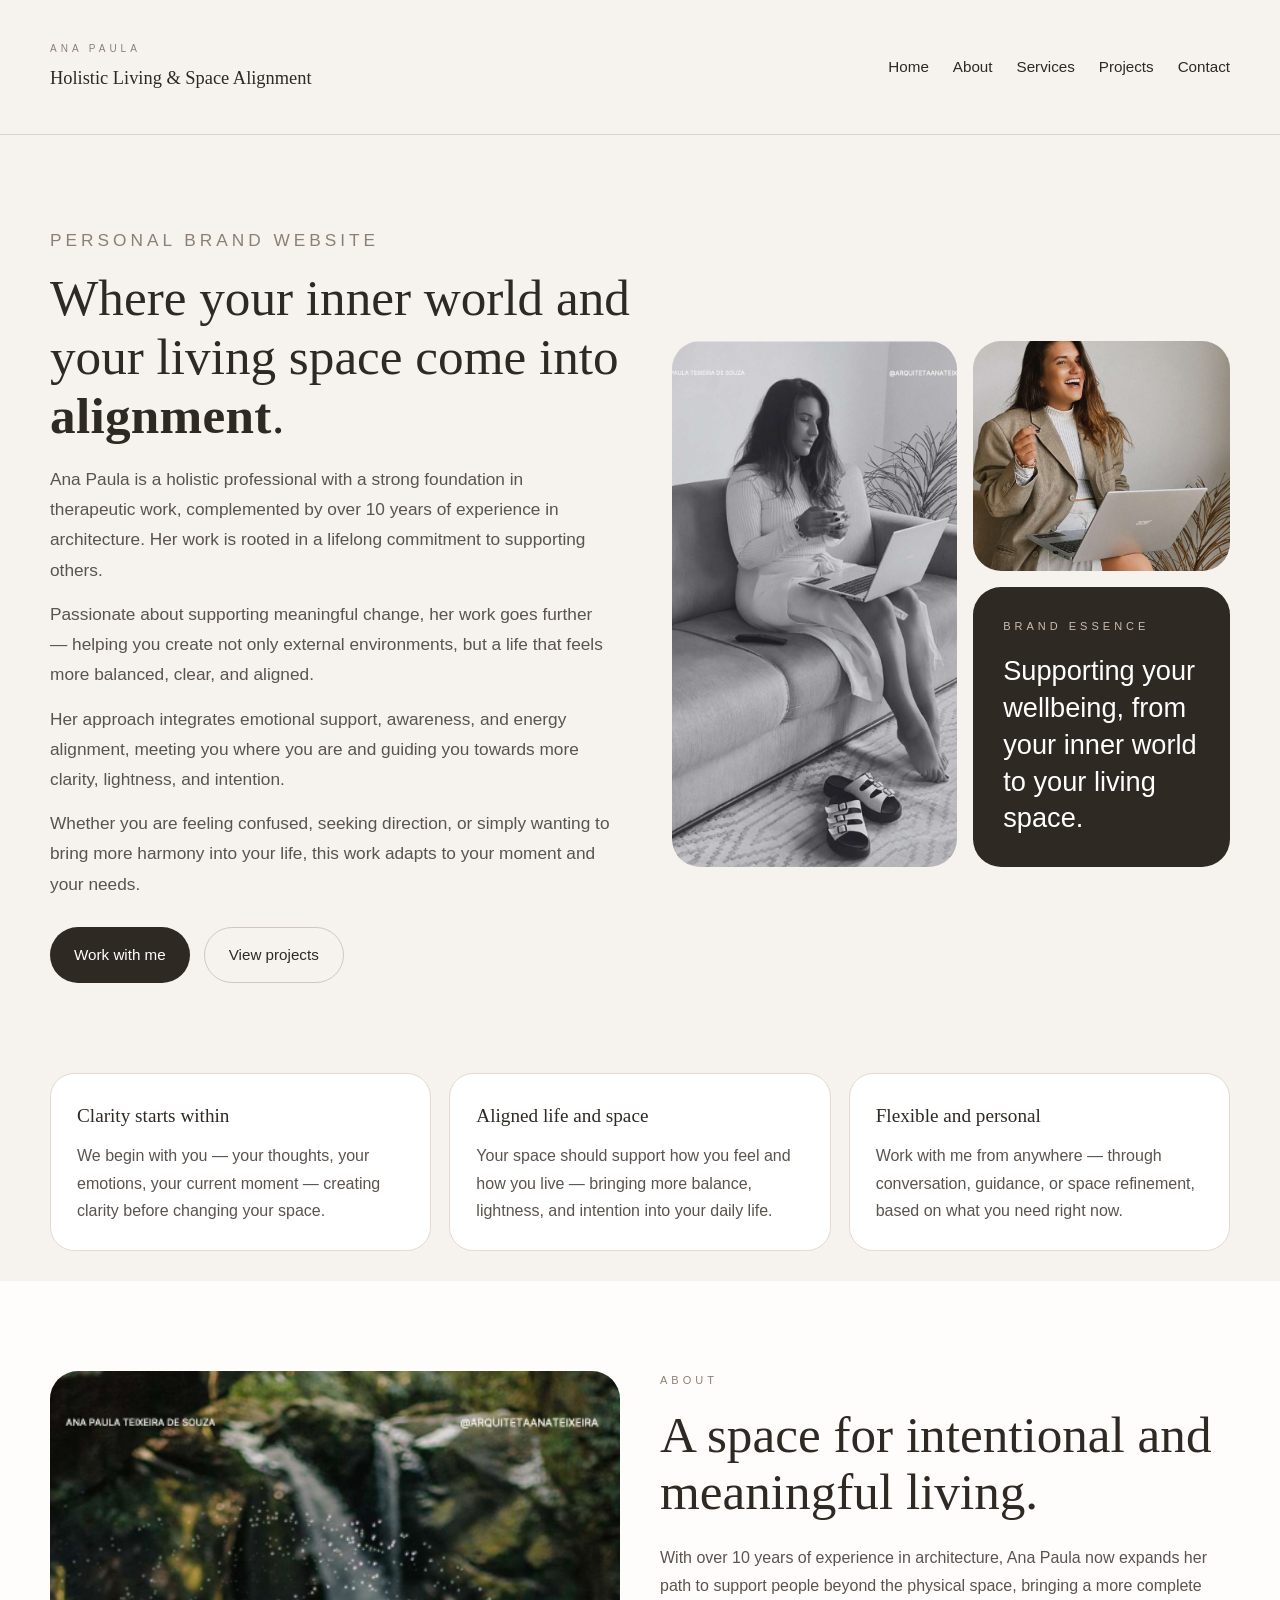
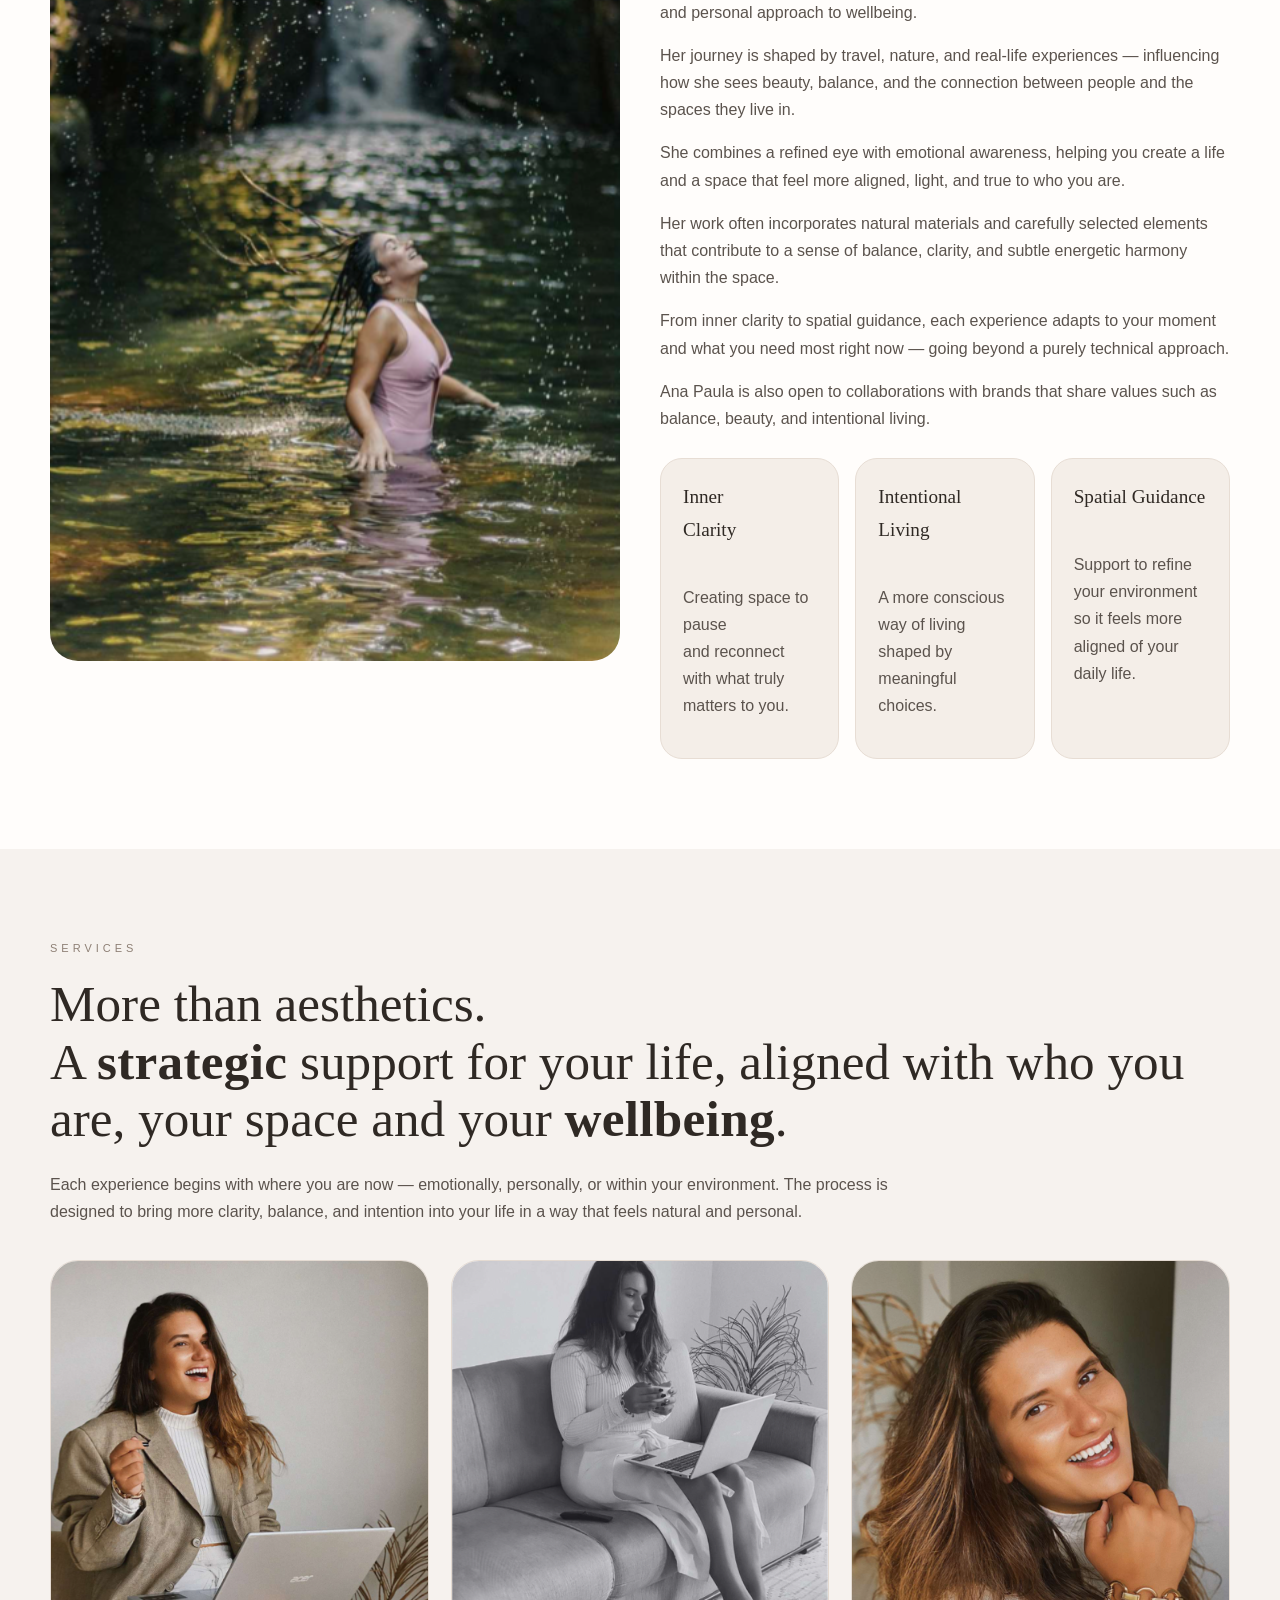
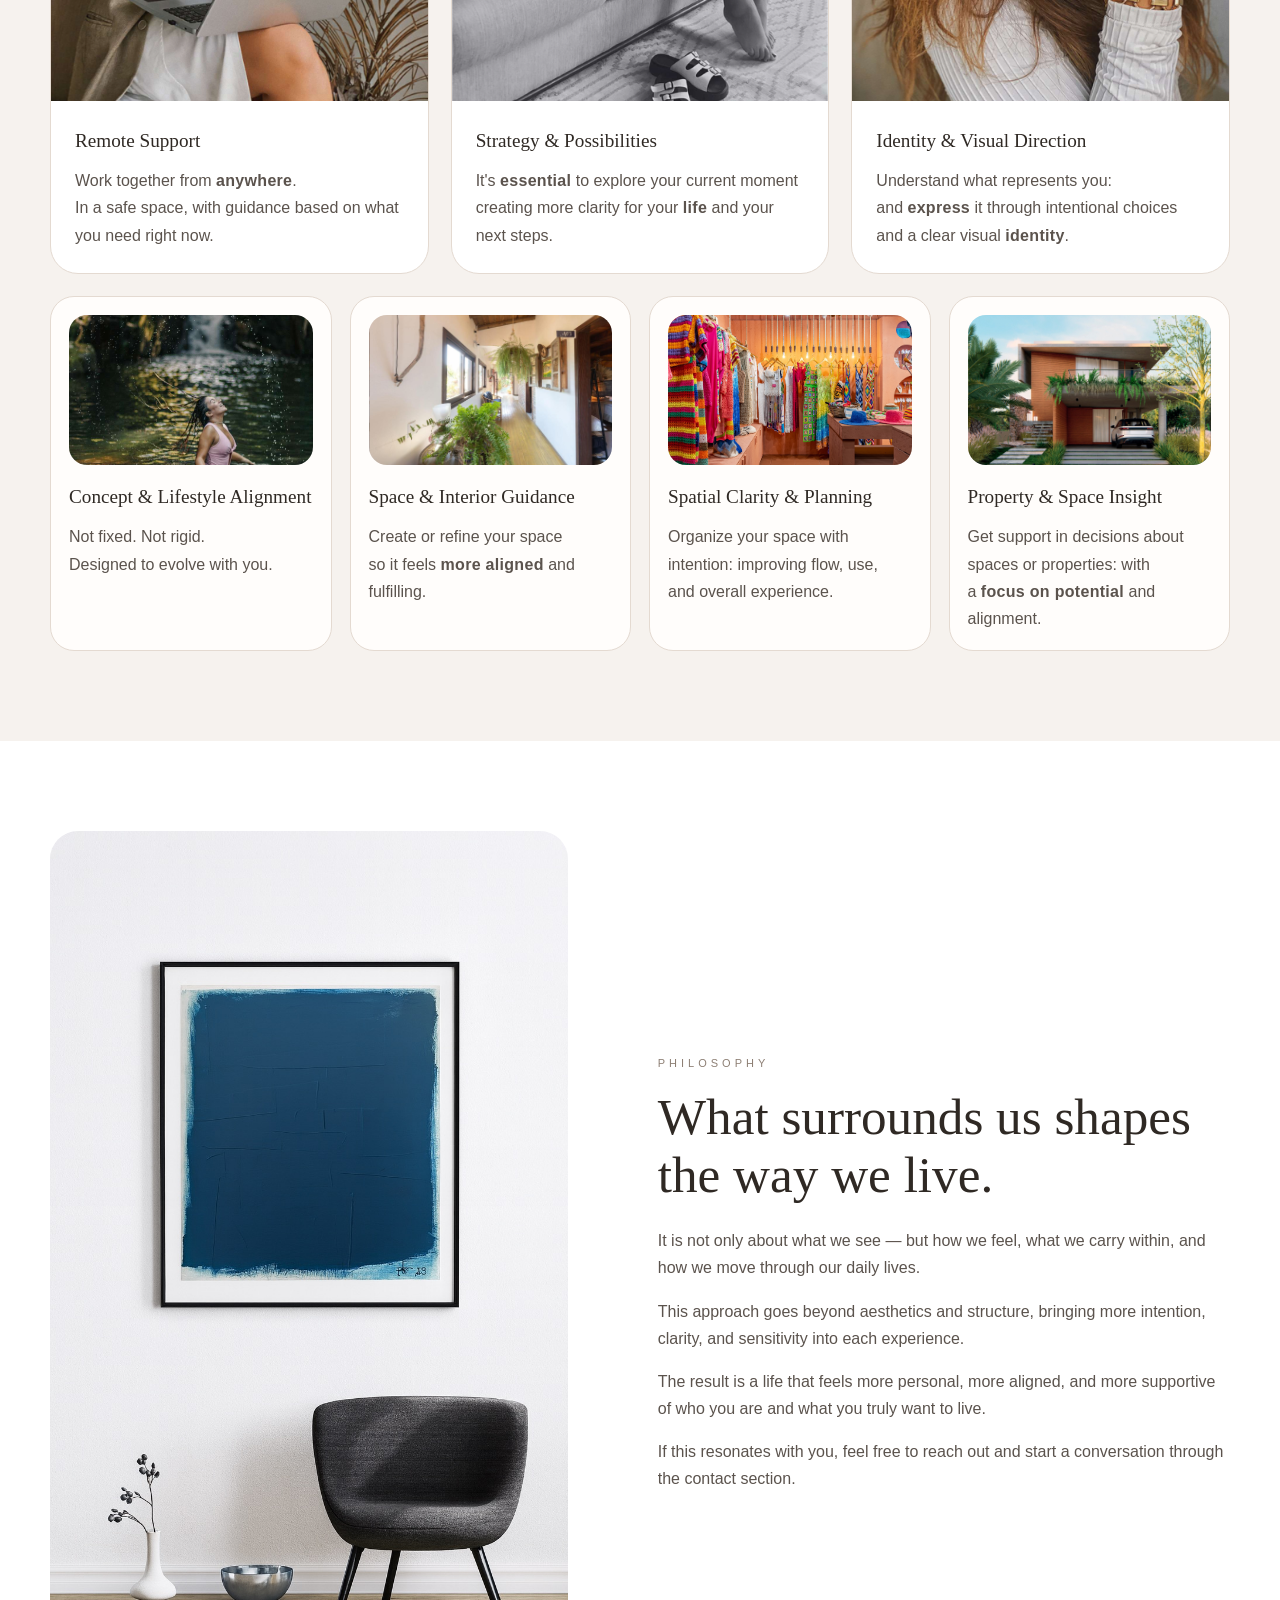
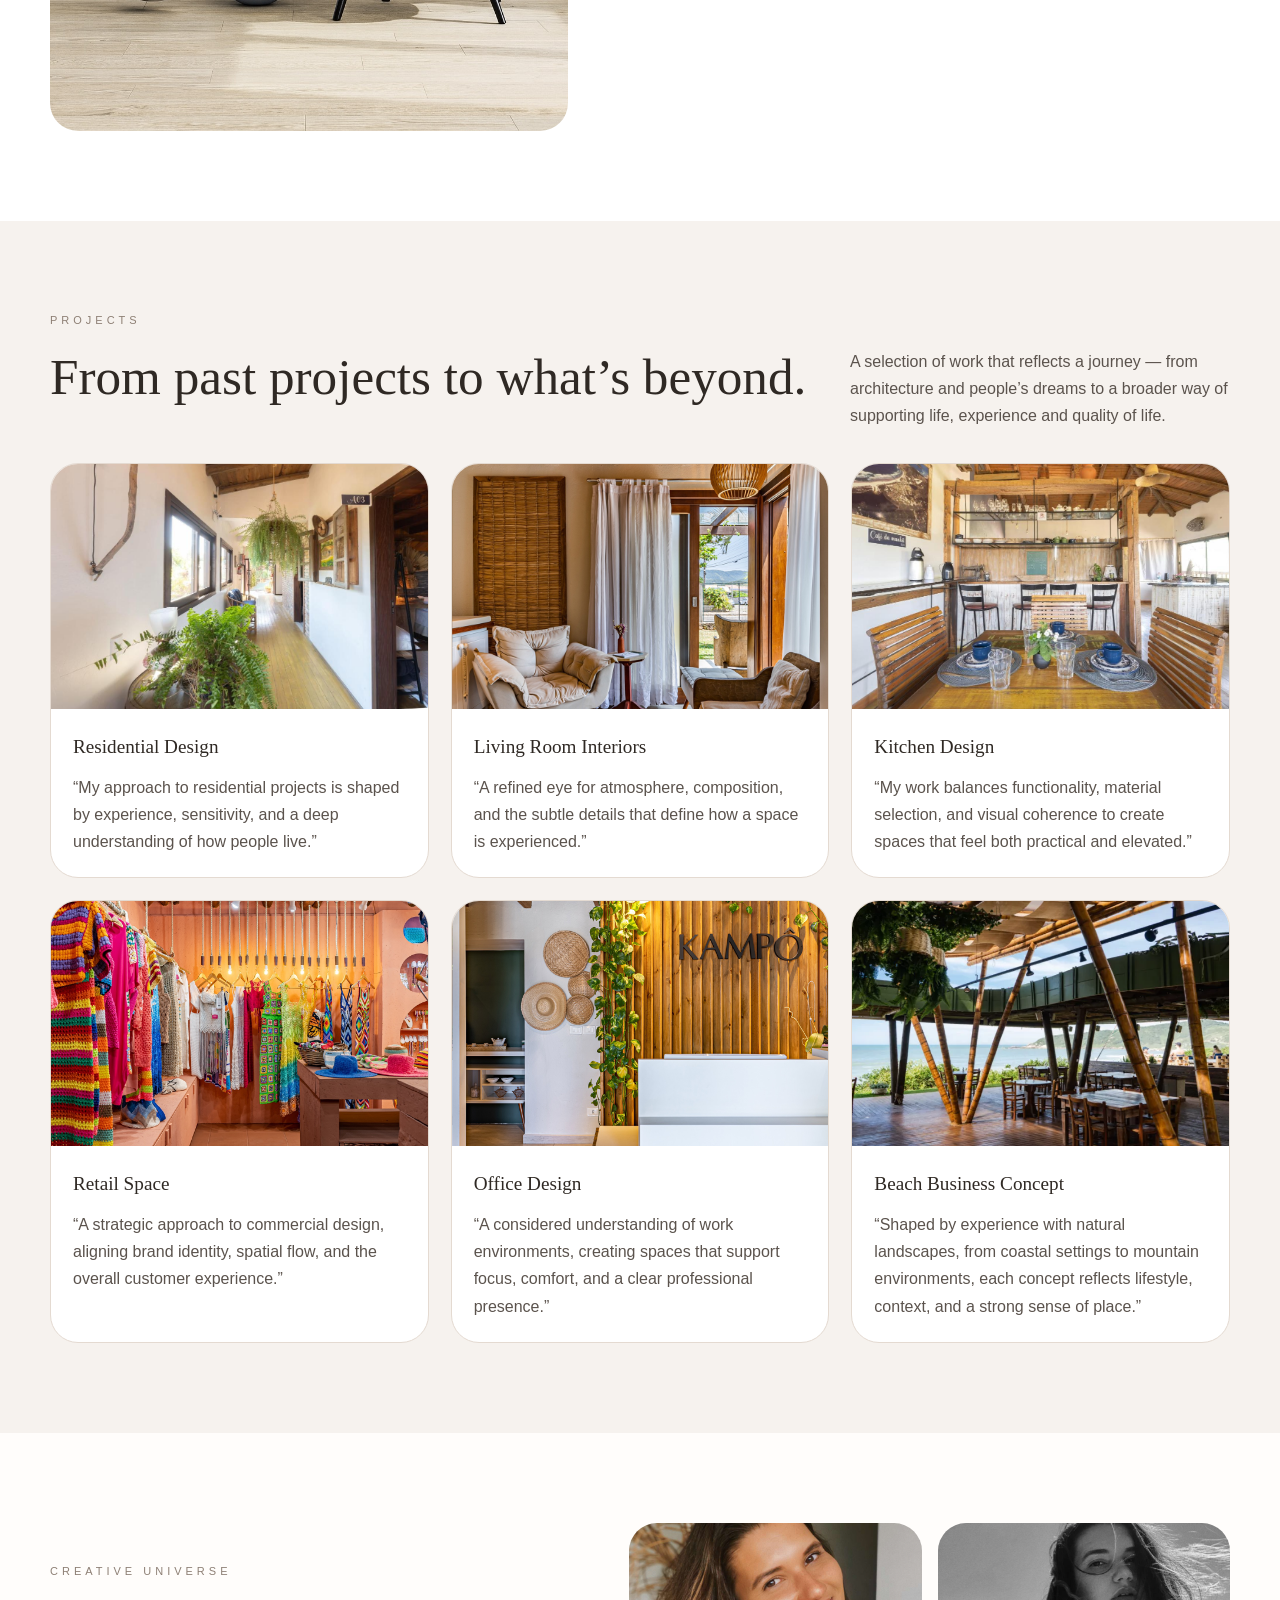
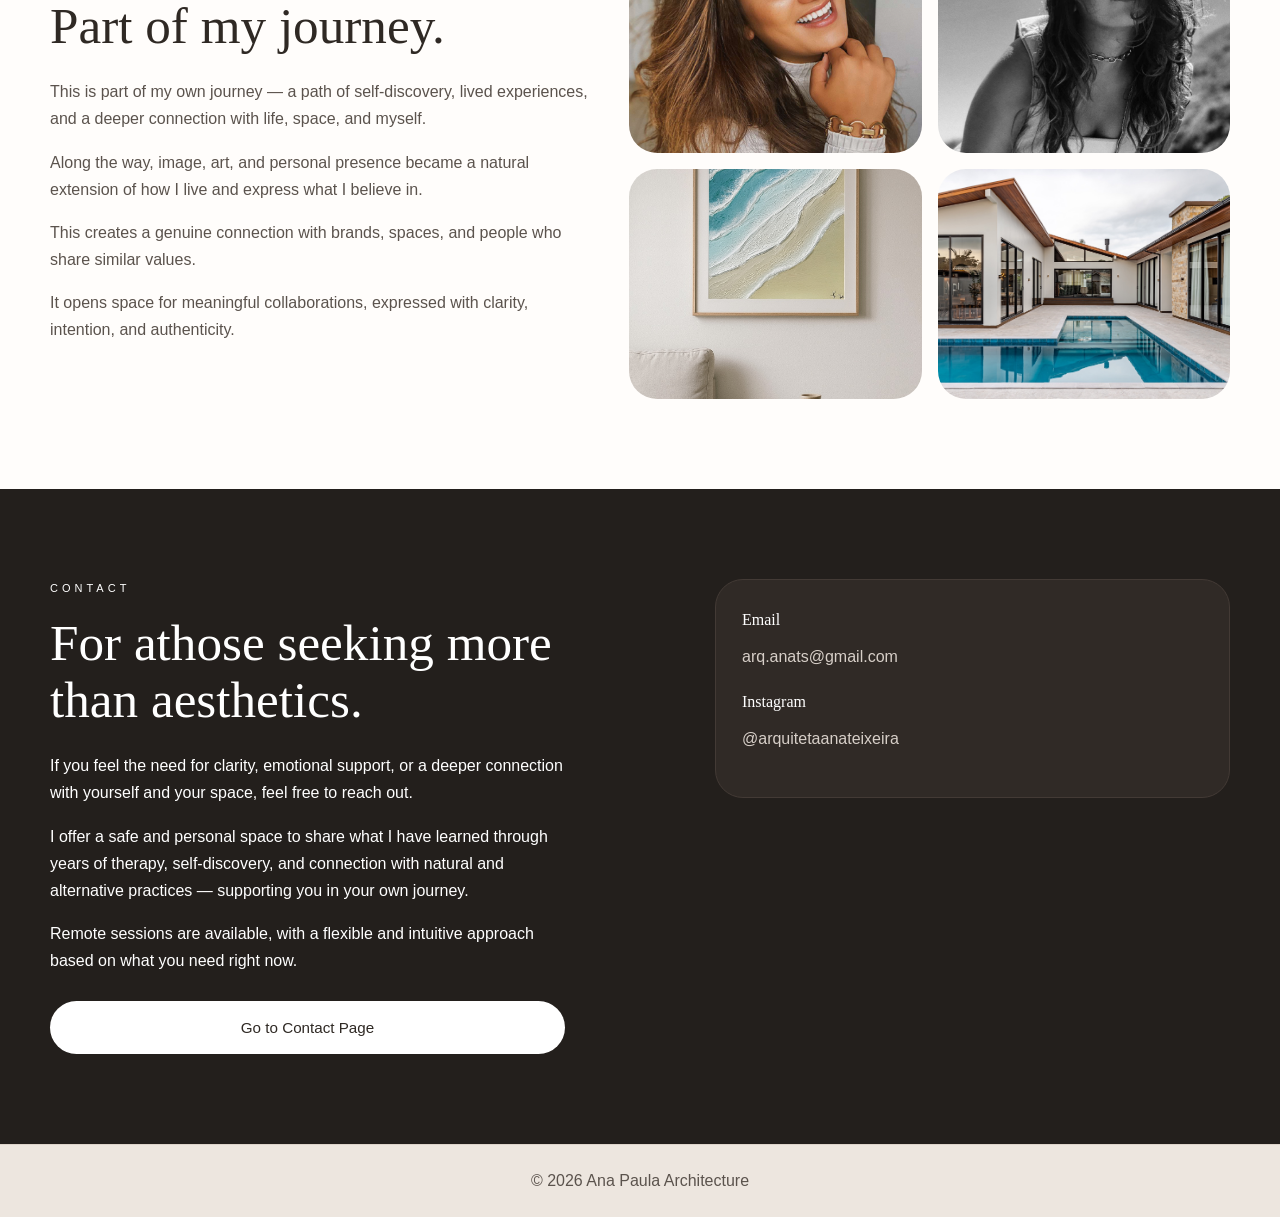
<file: index.html>
<!DOCTYPE html>
<html lang="en">
<head>
  <!-- Basic page settings -->
  <meta charset="UTF-8" />
  <meta name="viewport" content="width=device-width, initial-scale=1.0" />
  <title>Ana Paula Holistic Living & Space Alignment</title>
  <meta name="description" content="Personal brand website for Ana Paula Architecture & Holistic Living." />

  <!-- Main stylesheet -->
  <link rel="stylesheet" href="style.css" />
</head>
<body>

  <!-- Main site header -->
  <header class="site-header">
    <div class="container header-inner">
      <div class="brand">
        <p class="brand-kicker">Ana Paula</p>
        <h1 class="brand-name">Holistic Living & Space Alignment </h1>
      </div>

      <!-- Mobile menu button -->
      <button class="menu-toggle" id="menuToggle" aria-label="Open menu">
        ☰
      </button>

      <!-- Main navigation -->
      <nav class="site-nav" id="siteNav">
        <a href="index.html">Home</a>
        <a href="about.html">About</a>
        <a href="services.html">Services</a>
        <a href="projects.html">Projects</a>
        <a href="contact.html">Contact</a>
      </nav>
    </div>
  </header>

  <main>

    <!-- Hero section -->
    <section class="hero section">
      <div class="container hero-grid">
        <div class="hero-copy">
          <p class="section-label">Personal Brand Website</p>
          <h1>Where your inner world and your living space come into <strong>alignment</strong>.</h1>

          <p>Ana Paula is a holistic professional with a strong foundation in therapeutic work, complemented by over 10 years of experience in architecture. Her work is rooted in a lifelong commitment to supporting others.</p>

          <p>Passionate about supporting meaningful change, her work goes further — helping you create not only external environments, but a life that feels more balanced, clear, and aligned.</p>

          <p>Her approach integrates emotional support, awareness, and energy alignment, meeting you where you are and guiding you towards more clarity, lightness, and intention.</p>

          <p>Whether you are feeling confused, seeking direction, or simply wanting to bring more harmony into your life, this work adapts to your moment and your needs.</p>
          
          <!-- Main action buttons -->
          <div class="hero-actions">
            <a href="contact.html" class="btn btn-primary">Work with me</a>
            <a href="projects.html" class="btn btn-secondary">View projects</a>
          </div>
        </div>

        <!-- Hero images and quote -->
        <div class="hero-visual">
          <div class="hero-main-image image-card"></div>

          <div class="hero-side">
            <div class="hero-top-image image-card"></div>

            <div class="quote-card">
              <p class="quote-label">Brand Essence</p>
              <p class="quote-text">Supporting your wellbeing, from your inner world to your living space.</p>
            </div>
          </div>
        </div>
      </div>
    </section>

    <!-- Intro highlights -->
    <section class="intro-strip">
      <div class="container intro-strip-inner">
        <div class="intro-item">
          <h3>Clarity starts within</h3>
          <p>We begin with you — your thoughts, your emotions, your current moment — creating clarity before changing your space.</p>
        </div>

        <div class="intro-item">
          <h3>Aligned life and space</h3>
          <p>Your space should support how you feel and how you live — bringing more balance, lightness, and intention into your daily life.</p>
        </div>

        <div class="intro-item">
          <h3>Flexible and personal</h3>
          <p>Work with me from anywhere — through conversation, guidance, or space refinement, based on what you need right now.</p>
        </div>
      </div>
    </section>

    <!-- About preview -->
    <section class="about section">
      <div class="container about-grid">
        <div class="about-visual">
          <div class="about-image-main image-card"></div>
          <div class="about-image-small image-card"></div>
        </div>

        <div class="about-copy">
          <p class="section-label">About</p>
          <h2>A space for intentional and meaningful living.</h2>

          <p>With over 10 years of experience in architecture, Ana Paula now expands her path to support people beyond the physical space, bringing a more complete and personal approach to wellbeing.</p>

          <p>Her journey is shaped by travel, nature, and real-life experiences — influencing how she sees beauty, balance, and the connection between people and the spaces they live in.</p>

          <p>She combines a refined eye with emotional awareness, helping you create a life and a space that feel more aligned, light, and true to who you are.</p>

          <p>Her work often incorporates natural materials and carefully selected elements that contribute to a sense of balance, clarity, and subtle energetic harmony within the space.</p>

          <p>From inner clarity to spatial guidance, each experience adapts to your moment and what you need most right now — going beyond a purely technical approach.</p>

          <p>Ana Paula is also open to collaborations with brands that share values such as balance, beauty, and intentional living.</p>

          <div class="feature-grid">
            <article class="feature-card">
              <h3>Inner <br>Clarity</h3><br>
              <p>Creating space to pause <br> and reconnect with what truly matters to you.</p>
            </article>

            <article class="feature-card">
              <h3>Intentional Living</h3><br>
              <p>A more conscious way of living shaped by meaningful choices.</p>
            </article>

            <article class="feature-card">
              <h3>Spatial Guidance</h3><br>
              <p>Support to refine your environment so it feels more aligned of your daily life.</p>
            </article>
          </div>
        </div>
      </div>
    </section>

    <!-- Services preview -->
    <section class="services section">
      <div class="container">
        <p class="section-label">Services</p>

        <h2>More than aesthetics. <br> A <strong>strategic</strong> support for your life, aligned with who you are, your space and your <strong>wellbeing</strong>.</h2>
        <p class="section-intro">Each experience begins with where you are now — emotionally, personally, or within your environment. The process is designed to bring more clarity, balance, and intention into your life in a way that feels natural and personal.</p>

        <div class="services-grid">
          <article class="service-card service-card-image">
            <div class="service-image service-image-1"></div>
            <div class="service-content">
              <h3>Remote Support</h3>
              <p>Work together from <strong>anywhere</strong>. <br>In a safe space, with guidance based on what you need right now.</p>
            </div>
          </article>

          <article class="service-card service-card-image">
            <div class="service-image service-image-2"></div>
            <div class="service-content">
              <h3>Strategy & Possibilities</h3>
              <p>It's <strong>essential</strong> to explore your current moment <br>creating more clarity for your <strong>life</strong> and your next steps.</p>
            </div>
          </article>

          <article class="service-card service-card-image">
            <div class="service-image service-image-3"></div>
            <div class="service-content">
              <h3>Identity & Visual Direction</h3>
              <p>Understand what represents you: <br>and <strong>express</strong> it through intentional choices <br>and a clear visual <strong>identity</strong>.</p>
            </div>
          </article>
        </div>

        <div class="extra-services-grid">
          <article class="mini-service-card">
            <div class="mini-service-image mini-service-image-1"></div>
            <h3>Concept & Lifestyle Alignment</h3>
            <p>Not fixed. Not rigid. <br>Designed to evolve with you.</p>
          </article>

          <article class="mini-service-card">
            <div class="mini-service-image mini-service-image-2"></div>
            <h3>Space & Interior Guidance</h3>
            <p><p>Create or refine your space <br>so it feels <strong>more aligned</strong> and fulfilling.</p></p>
          </article>

          <article class="mini-service-card">
            <div class="mini-service-image mini-service-image-3"></div>
            <h3>Spatial Clarity & Planning</h3>
            <p>Organize your space with intention: improving flow, use, <br>and overall experience.</p>
          </article>

          <article class="mini-service-card">
            <div class="mini-service-image mini-service-image-4"></div>
            <h3>Property & Space Insight</h3>
            <p>Get support in decisions about spaces or properties: with <br>a <strong>focus on potential</strong> and alignment.</p>
          </article>
        </div>
      </div>
    </section>

    <!-- Philosophy section -->
    <section class="philosophy section">
      <div class="container philosophy-grid">
        <div class="philosophy-image image-card"></div>

        <div class="philosophy-copy">
          <p class="section-label">Philosophy</p>
          <h2>What surrounds us shapes the way we live.</h2>

          <p>It is not only about what we see — but how we feel, what we carry within, and how we move through our daily lives.</p>

          <p>This approach goes beyond aesthetics and structure, bringing more intention, clarity, and sensitivity into each experience.</p>

          <p>The result is a life that feels more personal, more aligned, and more supportive of who you are and what you truly want to live.</p>
        
          <p>If this resonates with you, feel free to reach out and start a conversation through the contact section.</p>
        </div>
      </div>
    </section>

    <!-- Projects preview -->
    <section class="projects section">
      <div class="container">
        <div class="projects-header">
          <div>
            <p class="section-label">Projects</p>
            <h2>From past projects to what’s beyond.</h2>
          </div>

          <p class="projects-intro">A selection of work that reflects a journey — from architecture and people’s dreams to a broader way of supporting life, experience and quality of life.</p>
        </div>

        <div class="projects-grid">
          <article class="project-card">
            <div class="project-image project-image-1"></div>
            <div class="project-body">
              <h3>Residential Design</h3>
              <p>“My approach to residential projects is shaped by experience, sensitivity, and a deep understanding of how people live.”</p>
            </div>
          </article>

          <article class="project-card">
            <div class="project-image project-image-2"></div>
            <div class="project-body">
              <h3>Living Room Interiors</h3>
              <p>“A refined eye for atmosphere, composition, and the subtle details that define how a space is experienced.”</p>
            </div>
          </article>

          <article class="project-card">
            <div class="project-image project-image-3"></div>
            <div class="project-body">
              <h3>Kitchen Design</h3>
              <p>“My work balances functionality, material selection, and visual coherence to create spaces that feel both practical and elevated.”</p>
            </div>
          </article>

          <article class="project-card">
            <div class="project-image project-image-4"></div>
            <div class="project-body">
              <h3>Retail Space</h3>
              <p>“A strategic approach to commercial design, aligning brand identity, spatial flow, and the overall customer experience.”</p>
            </div>
          </article>

          <article class="project-card">
            <div class="project-image project-image-5"></div>
            <div class="project-body">
              <h3>Office Design</h3>
              <p>“A considered understanding of work environments, creating spaces that support focus, comfort, and a clear professional presence.”</p>
            </div>
          </article>

          <article class="project-card">
            <div class="project-image project-image-6"></div>
            <div class="project-body">
              <h3>Beach Business Concept</h3>
              <p>“Shaped by experience with natural landscapes, from coastal settings to mountain environments, each concept reflects lifestyle, context, and a strong sense of place.”</p>
            </div>
          </article>
        </div>
      </div>
    </section>

    <!-- Creative universe section -->
    <section class="creative-universe section">
      <div class="container creative-grid">
        <div class="creative-copy">
          <p class="section-label">Creative Universe</p>
          <h2>Part of my journey.</h2>

          <p>This is part of my own journey — a path of self-discovery, lived experiences, and a deeper connection with life, space, and myself.</p>

          <p>Along the way, image, art, and personal presence became a natural extension of how I live and express what I believe in.</p>

          <p>This creates a genuine connection with brands, spaces, and people who share similar values.</p>

          <p>It opens space for meaningful collaborations, expressed with clarity, intention, and authenticity.</p>
        
        </div>

        <div class="creative-gallery">
          <div class="creative-image creative-image-1 image-card"></div>
          <div class="creative-image creative-image-2 image-card"></div>
          <div class="creative-image creative-image-3 image-card"></div>
          <div class="creative-image creative-image-4 image-card"></div>
        </div>
      </div>
    </section>

    <!-- Contact preview -->
    <section class="contact section">
      <div class="container contact-grid">
        <div class="contact-copy">
          <p class="section-label section-label-light">Contact</p>
          <h2>For athose seeking more than aesthetics.</h2>

          <p>If you feel the need for clarity, emotional support, or a deeper connection with yourself and your space, feel free to reach out.</p>

          <p>I offer a safe and personal space to share what I have learned through years of therapy, self-discovery, and connection with natural and alternative practices — supporting you in your own journey.

          <p>Remote sessions are available, with a flexible and intuitive approach based on what you need right now.</p>

          <a href="contact.html" class="btn btn-light">Go to Contact Page</a>
        </div>

        <div class="contact-card">
          <div class="contact-details">
            <div class="contact-item">
              <h3>Email</h3>
              <p>arq.anats@gmail.com</p>
            </div>

            <div class="contact-item">
              <h3>Instagram</h3>
              <p>@arquitetaanateixeira</p>
            </div>
          </div>
        </div>
      </div>
    </section>

  </main>

  <!-- Site footer -->
  <footer class="site-footer">
    <div class="container">
      <p>&copy; 2026 Ana Paula Architecture</p>
    </div>
  </footer>

  <!-- Main JavaScript file -->
  <script src="script.js"></script>
</body>
</html>
</file>
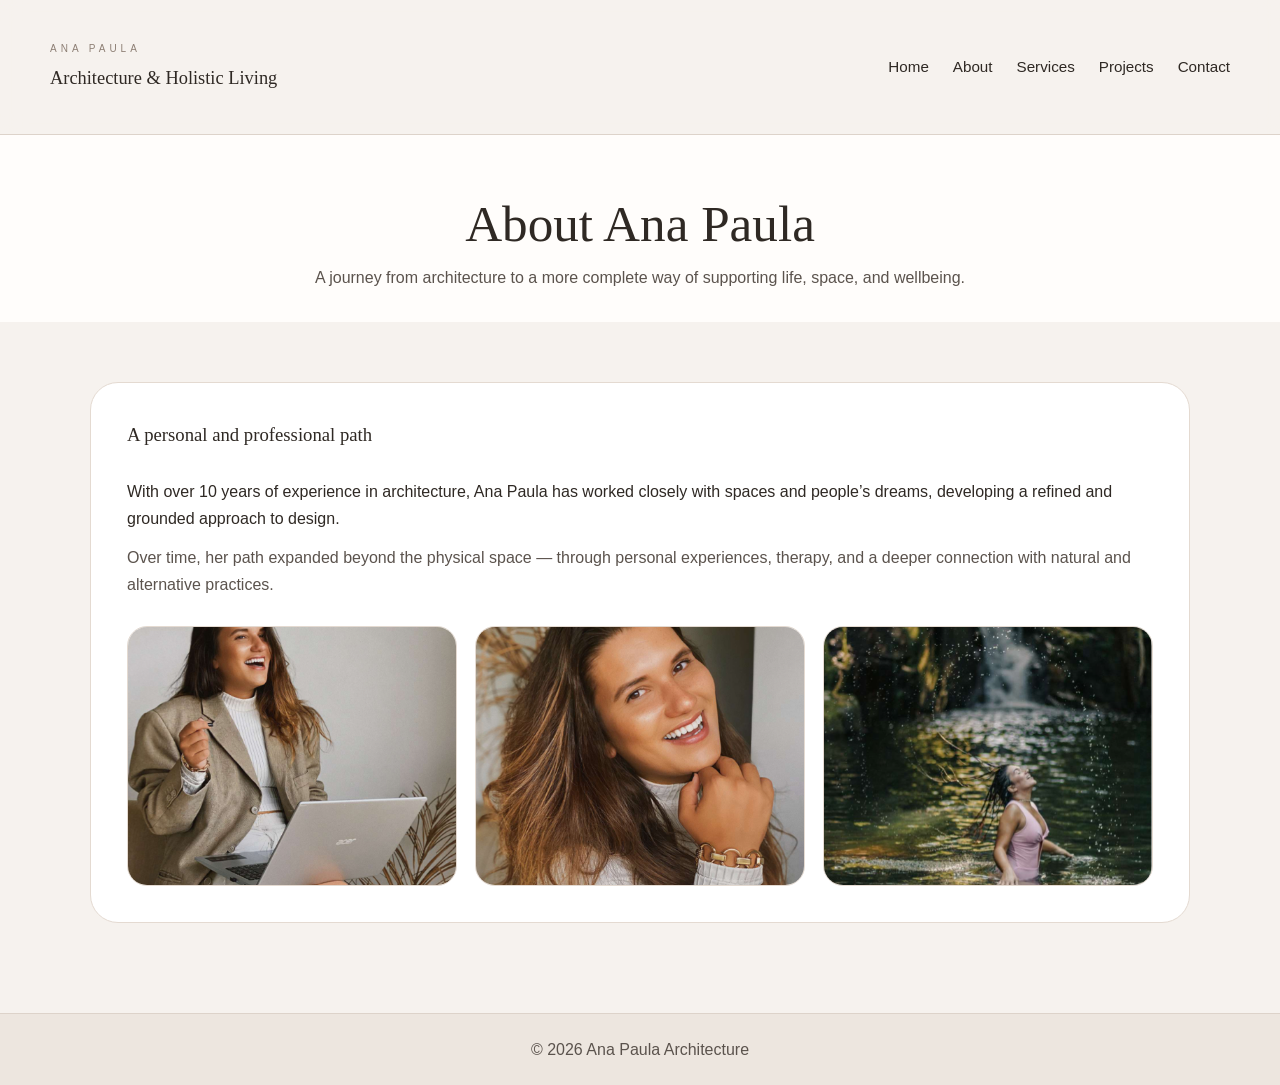
<file: about.html>
<!DOCTYPE html>
<html lang="en">
<head>
    <!-- Basic page settings -->
    <meta charset="UTF-8">
    <meta name="viewport" content="width=device-width, initial-scale=1.0">
    <title>Ana Paula Architecture - About</title>

    <!-- Link to CSS -->
    <link rel="stylesheet" type="text/css" href="style.css">
</head>
<body>

    <!-- Main header -->
<header class="site-header">
  <div class="container header-inner">
    <div class="brand">
      <p class="brand-kicker">Ana Paula</p>
      <h1 class="brand-name">Architecture & Holistic Living</h1>
    </div>

    <button class="menu-toggle" id="menuToggle" aria-label="Open menu">
      ☰
    </button>

    <nav class="site-nav" id="siteNav">
      <a href="index.html">Home</a>
      <a href="about.html">About</a>
      <a href="services.html">Services</a>
      <a href="projects.html">Projects</a>
      <a href="contact.html">Contact</a>
    </nav>
  </div>
</header>

    <!-- Page intro -->
    <section class="page-intro">
        <h2>About Ana Paula</h2>
        <p>A journey from architecture to a more complete way of supporting life, space, and wellbeing.</p>
    </section>

    <!-- About content -->
    <section class="main-content">
        <article>
            <h1>A personal and professional path</h1><br>

            <p class="dark-text">With over 10 years of experience in architecture, Ana Paula has worked closely with spaces and people’s dreams, developing a refined and grounded approach to design.</p>

            <p class="light-text">Over time, her path expanded beyond the physical space — through personal experiences, therapy, and a deeper connection with natural and alternative practices.</p>

            <div class="image-row">
                <img src="images/about-ana-working.jpg" alt="Ana working">
                <img src="images/influencer-social-content.jpg" alt="Ana Social Content">
                <img src="images/therapy-wellbeing-space.jpg" alt="Calm space">
            </div>
        </article>
    </section>

    <!-- Footer -->
    <footer>
        <p>&copy; 2026 Ana Paula Architecture</p>
    </footer>

</body>
</html>
</file>
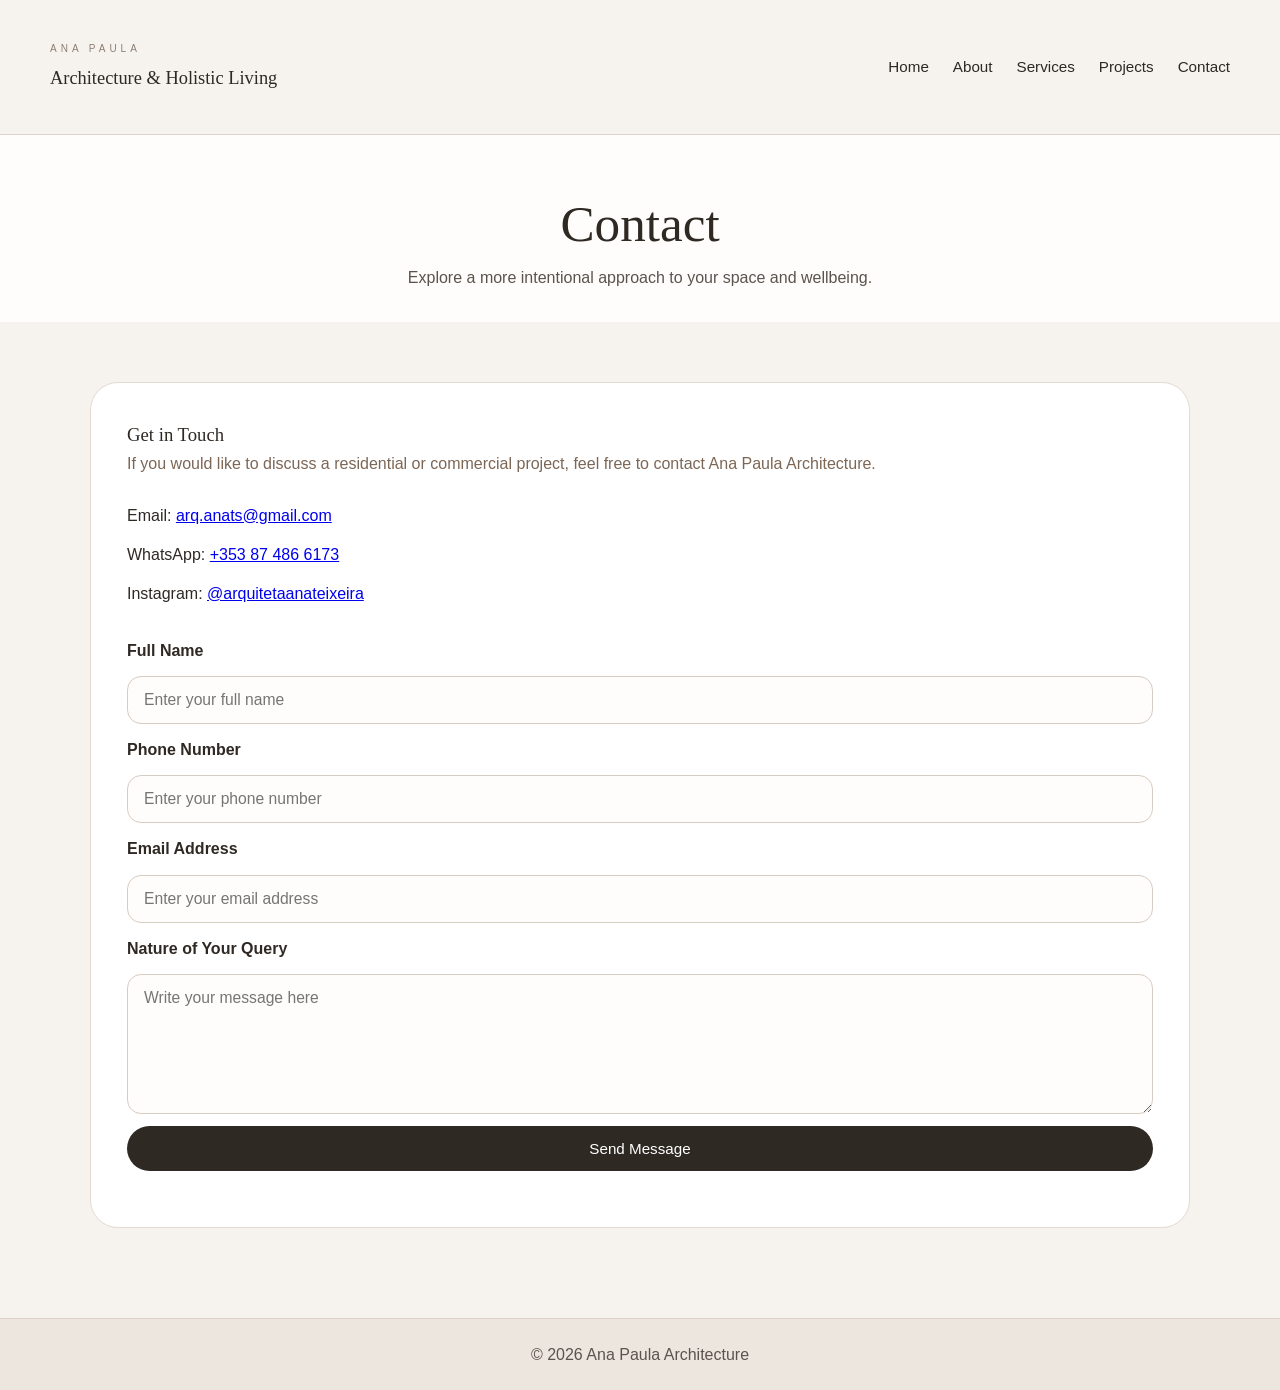
<file: contact.html>
<!DOCTYPE html>
<html lang="en">
<head>
    <!-- Basic page settings -->
    <meta charset="UTF-8">
    <meta name="viewport" content="width=device-width, initial-scale=1.0">
    <title>Ana Paula Architecture - Contact</title>

    <!-- Link to CSS -->
    <link rel="stylesheet" type="text/css" href="style.css">
</head>
<body>

    <!-- Main header -->
<header class="site-header">
  <div class="container header-inner">
    <div class="brand">
      <p class="brand-kicker">Ana Paula</p>
      <h1 class="brand-name">Architecture & Holistic Living</h1>
    </div>

    <button class="menu-toggle" id="menuToggle" aria-label="Open menu">
      ☰
    </button>

    <nav class="site-nav" id="siteNav">
      <a href="index.html">Home</a>
      <a href="about.html">About</a>
      <a href="services.html">Services</a>
      <a href="projects.html">Projects</a>
      <a href="contact.html">Contact</a>
    </nav>
  </div>
</header>

    <!-- Page introduction -->
    <section class="page-intro">
        <h2>Contact</h2>
        <p>Explore a more intentional approach to your space and wellbeing.</p>
    </section>

    <!-- Main content area -->
    <section class="main-content">
        <article>
            <h1>Get in Touch</h1>

            <p class="brown-text">
                If you would like to discuss a residential or commercial project, feel free to contact Ana Paula Architecture.
            </p>

            <!-- Contact information -->
            <div class="contact-info-box">
                <p class="dark-text">Email: <a href="mailto:arq.anats@gmail.com">arq.anats@gmail.com</a></p>
                <p class="dark-text">WhatsApp: <a href="https://wa.me/353874866173" target="_blank" rel="noopener">+353 87 486 6173</a></p>
                <p class="dark-text">Instagram: <a href="https://instagram.com/arquitetaanateixeira" target="_blank" rel="noopener">@arquitetaanateixeira</a></p>
            </div>

            <!-- Contact form required for assignment -->
            <form id="contactForm" class="contact-form" novalidate>
                <label for="fullName">Full Name</label>
                <input type="text" id="fullName" name="fullName" placeholder="Enter your full name">

                <label for="phone">Phone Number</label>
                <input type="text" id="phone" name="phone" placeholder="Enter your phone number">

                <label for="email">Email Address</label>
                <input type="email" id="email" name="email" placeholder="Enter your email address">

                <label for="query">Nature of Your Query</label>
                <textarea id="query" name="query" rows="5" placeholder="Write your message here"></textarea>

                <button type="submit" class="button">Send Message</button>

                <!-- Validation message output -->
                <p id="formMessage" class="form-message"></p>
            </form>
        </article>
    </section>

    <!-- Footer -->
    <footer>
        <p>&copy; 2026 Ana Paula Architecture</p>
    </footer>

    <!-- JavaScript file -->
    <script src="script.js"></script>
</body>
</html>
</file>
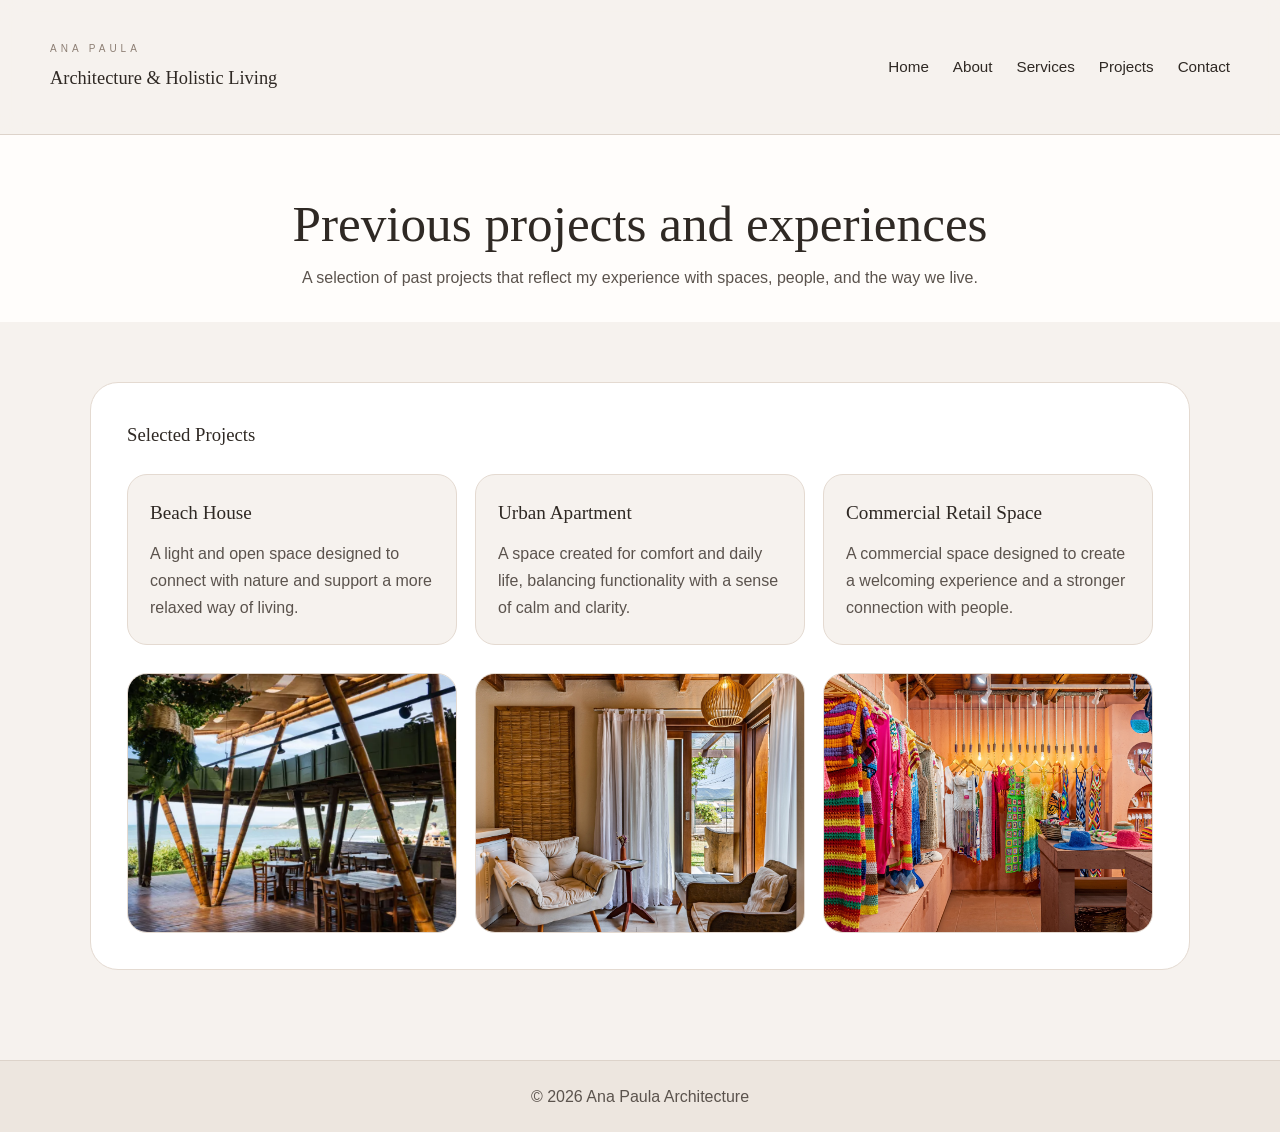
<file: projects.html>
<!DOCTYPE html>
<html lang="en">
<head>
    <!-- Basic page settings -->
    <meta charset="UTF-8">
    <meta name="viewport" content="width=device-width, initial-scale=1.0">
    <title>Ana Paula Architecture - Projects</title>

    <!-- Link to CSS -->
    <link rel="stylesheet" type="text/css" href="style.css">
</head>
<body>

    <!-- Main header -->
<header class="site-header">
  <div class="container header-inner">
    <div class="brand">
      <p class="brand-kicker">Ana Paula</p>
      <h1 class="brand-name">Architecture & Holistic Living</h1>
    </div>

    <button class="menu-toggle" id="menuToggle" aria-label="Open menu">
      ☰
    </button>

    <nav class="site-nav" id="siteNav">
      <a href="index.html">Home</a>
      <a href="about.html">About</a>
      <a href="services.html">Services</a>
      <a href="projects.html">Projects</a>
      <a href="contact.html">Contact</a>
    </nav>
  </div>
</header>

    <!-- Page intro -->
    <section class="page-intro">
        <h2>Previous projects and experiences</h2>
        <p>A selection of past projects that reflect my experience with spaces, people, and the way we live.</p>
    </section>

    <!-- Projects content -->
    <section class="main-content">
        <article>
            <h1>Selected Projects</h1>

            <div class="card-row">
                <div class="card">
                    <h3>Beach House</h3>
                    <p>A light and open space designed to connect with nature and support a more relaxed way of living.</p>
                </div>

                <div class="card">
                    <h3>Urban Apartment</h3>
                    <p>A space created for comfort and daily life, balancing functionality with a sense of calm and clarity.</p>
                </div>

                <div class="card">
                    <h3>Commercial Retail Space</h3>
                    <p>A commercial space designed to create a welcoming experience and a stronger connection with people.</p>
                </div>
            </div>

            <div class="image-row">
                <img src="images/project-commercial-beach-business.jpg" alt="Project Comercial Beach">
                <img src="images/project-interior-living-room.jpg" alt="Living room">
                <img src="images/project-commercial-retail-space.jpg" alt="Retail space">
            </div>
        </article>
    </section>

    <!-- Footer -->
    <footer>
        <p>&copy; 2026 Ana Paula Architecture</p>
    </footer>

</body>
</html>
</file>
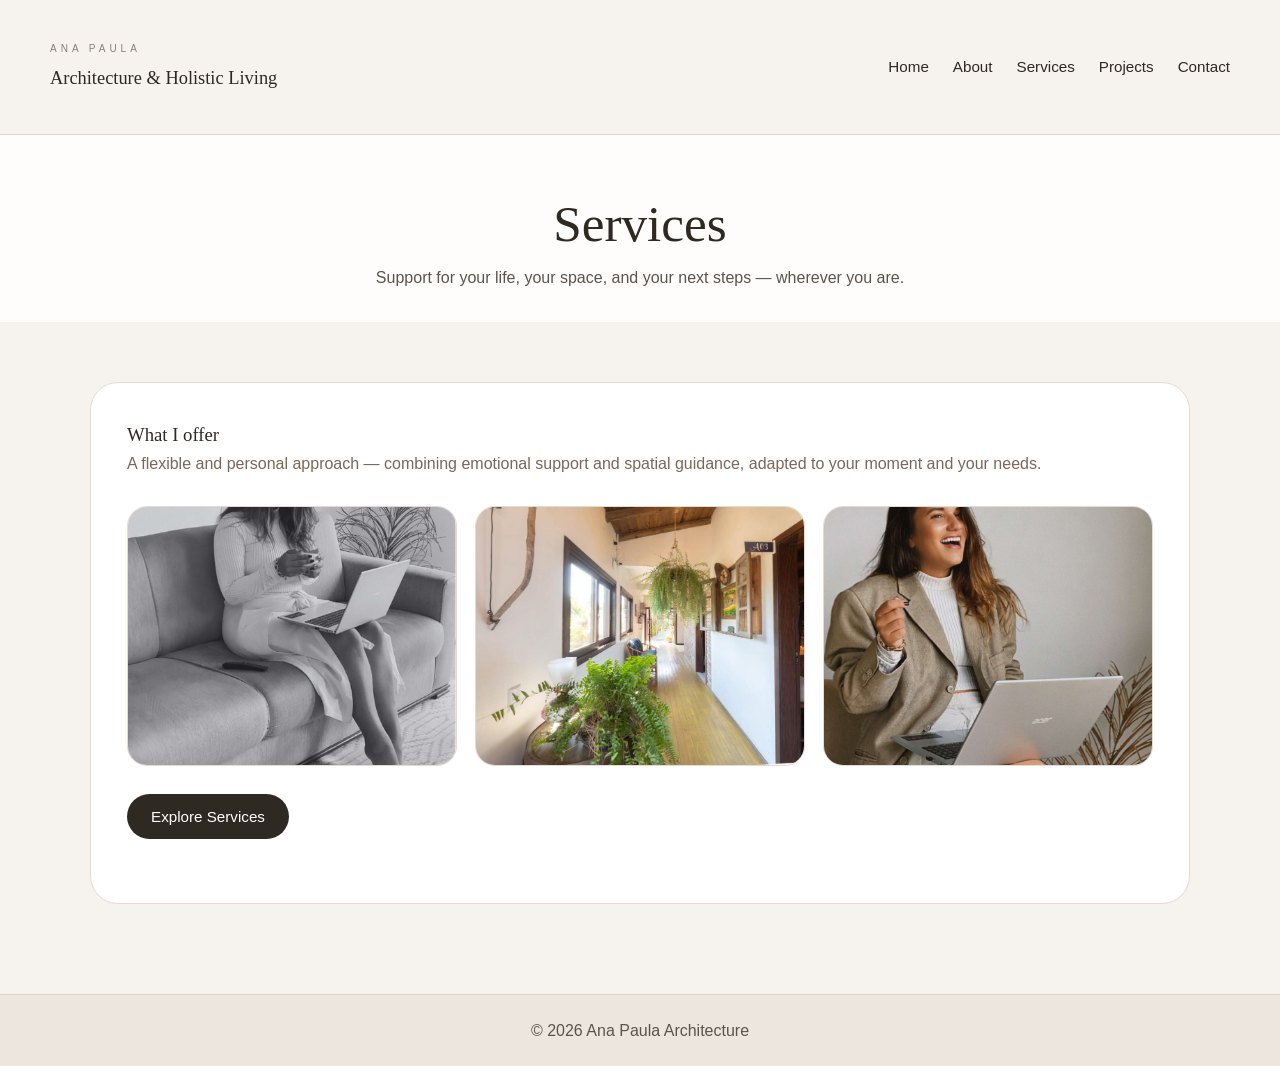
<file: services.html>
<!DOCTYPE html>
<html lang="en">
<head>
    <!-- Basic page settings -->
    <meta charset="UTF-8">
    <meta name="viewport" content="width=device-width, initial-scale=1.0">
    <title>Ana Paula Architecture - Services</title>

    <!-- Link to CSS -->
    <link rel="stylesheet" type="text/css" href="style.css">
</head>
<body>

    <!-- Main header -->
<header class="site-header">
  <div class="container header-inner">
    <div class="brand">
      <p class="brand-kicker">Ana Paula</p>
      <h1 class="brand-name">Architecture & Holistic Living</h1>
    </div>

    <button class="menu-toggle" id="menuToggle" aria-label="Open menu">
      ☰
    </button>

    <nav class="site-nav" id="siteNav">
      <a href="index.html">Home</a>
      <a href="about.html">About</a>
      <a href="services.html">Services</a>
      <a href="projects.html">Projects</a>
      <a href="contact.html">Contact</a>
    </nav>
  </div>
</header>

    <!-- Page introduction -->
    <section class="page-intro">
        <h2>Services</h2>
        <p>Support for your life, your space, and your next steps — wherever you are.</p>
    </section>

    <!-- Main content area -->
    <section class="main-content">
        <article>
            <h1>What I offer</h1>

            <p class="brown-text">A flexible and personal approach — combining emotional support and spatial guidance, adapted to your moment and your needs.</p>

            <!-- Media row using local images -->
            <div class="image-row">
                <img src="images/remote-architecture-laptop.jpg" alt="Remote Architecture">
                <img src="images/project-residential-modern-villa.jpg" alt="Project Residencial">
                <img src="images/about-ana-working.jpg" alt="Architectural floor plan">
            </div>

            <!-- Explore button -->
            <div class="button-area">
                <button class="button" id="exploreBtn" type="button">Explore Services</button>
            </div>

            <!-- Hidden services content -->
            <div class="hidden-services" id="servicesBox">
                <div class="card-row">
                    <div class="card">
                        <h3>Remote Support</h3>
                        <p>Personal sessions focused on clarity, emotional support, and direction — from wherever you are.</p>
                    </div>

                    <div class="card">
                        <h3>Life & Space Alignment</h3>
                        <p>Understanding your moment and helping you align your lifestyle, your space, and how you want to feel.</p>
                    </div>

                    <div class="card">
                        <h3>Online Space Guidance</h3>
                        <p>Support to improve your space remotely — layout, flow, and atmosphere based on your reality.</p>
                    </div>

                    <div class="card">
                        <h3>Spatial Clarity & Organization</h3>
                        <p>Practical guidance to simplify, reorganize, and bring more balance into your environment.</p>
                    </div>

                    <div class="card">
                        <h3>Concept & Direction</h3>
                        <p>Helping you define a clear direction for your space or your life — with intention and perspective.</p>
                    </div>

                    <div class="card">
                        <h3>Property & Potential Insight</h3>
                        <p>Evaluation of spaces or properties — identifying potential, possibilities, and alignment with your goals.</p>
                    </div>

                    <div class="card">
                        <h3>On-site Visit (Optional)</h3>
                        <p>In-person technical visit when needed — focused, strategic, and adapted to your project.</p>
                    </div>
                </div>

                <div class="button-area second-button">
                    <a href="contact.html" class="button">Get in touch</a>
                </div>
            </div>
        </article>
    </section>

    <!-- Footer -->
    <footer>
        <p>&copy; 2026 Ana Paula Architecture</p>
    </footer>

    <!-- JavaScript file -->
    <script src="script.js"></script>
</body>
</html>
</file>
<file: style.css>
/* ------------------------------ */
/* Basic reset                    */
/* ------------------------------ */
* {
  margin: 0;
  padding: 0;
  box-sizing: border-box;
}

html {
  scroll-behavior: smooth;
}

body {
  font-family: Georgia, "Times New Roman", serif;
  background: #f6f2ee;
  color: #2f2924;
  line-height: 1.7;
}

img {
  max-width: 100%;
  display: block;
}

.container {
  width: min(1180px, calc(100% - 48px));
  margin: 0 auto;
}

.section {
  padding: 90px 0;
}

/* ------------------------------ */
/* Typography                     */
/* ------------------------------ */
.section-label {
  font-family: Arial, sans-serif;
  font-size: 11px;
  text-transform: uppercase;
  letter-spacing: 4px;
  color: #8d7f74;
  margin-bottom: 18px;
}

.section-label-light {
  color: #c8b9ad;
}

h1,
h2,
h3 {
  font-weight: 500;
}

h2 {
  font-size: clamp(2rem, 4vw, 3.4rem);
  line-height: 1.12;
  margin-bottom: 24px;
}

h3 {
  font-size: 1.2rem;
  margin-bottom: 10px;
}

p,
a,
button,
label,
input,
textarea {
  font-family: Arial, sans-serif;
}

p {
  font-size: 1rem;
  color: #5b534d;
}

strong {
  font-weight: 600;
  letter-spacing: 0.3px;
}

/* ------------------------------ */
/* Header and navigation          */
/* ------------------------------ */
.site-header {
  position: sticky;
  top: 0;
  z-index: 999;
  background: rgba(246, 242, 238, 0.95);
  backdrop-filter: blur(12px);
  border-bottom: 1px solid #ddd3ca;
}

.header-inner {
  min-height: 86px;
  display: flex;
  align-items: center;
  justify-content: space-between;
  gap: 20px;
}

.brand-kicker {
  font-size: 10px;
  text-transform: uppercase;
  letter-spacing: 4px;
  color: #8d7f74;
  margin-bottom: 6px;
}

.brand-name {
  font-size: 1.15rem;
  color: #2f2924;
}

.site-nav {
  display: flex;
  gap: 24px;
}

.site-nav a {
  text-decoration: none;
  color: #2f2924;
  font-size: 0.95rem;
  transition: 0.25s;
}

.site-nav a:hover {
  color: #8d7f74;
}

.menu-toggle {
  display: none;
  border: 1px solid #d7ccc2;
  background: white;
  color: #2f2924;
  width: 44px;
  height: 44px;
  border-radius: 12px;
  font-size: 20px;
  cursor: pointer;
}

/* ------------------------------ */
/* Buttons                        */
/* ------------------------------ */
.btn {
  border: none;
  border-radius: 999px;
  padding: 14px 24px;
  cursor: pointer;
  font-size: 0.95rem;
  transition: 0.25s;
  text-decoration: none;
  display: inline-flex;
  align-items: center;
  justify-content: center;
}

.btn:hover {
  transform: translateY(-1px);
}

.btn-primary {
  background: #2f2924;
  color: white;
}

.btn-secondary {
  background: transparent;
  color: #2f2924;
  border: 1px solid #d3c7bd;
}

.btn-light {
  background: white;
  color: #2f2924;
  width: 100%;
  margin-top: 10px;
}

.button {
  display: inline-block;
  border: none;
  border-radius: 999px;
  padding: 14px 24px;
  background: #2f2924;
  color: white;
  font-family: Arial, sans-serif;
  font-size: 0.95rem;
  cursor: pointer;
  text-decoration: none;
  transition: 0.25s;
}

.button:hover {
  transform: translateY(-1px);
}

.button-area {
  margin: 28px 0;
}

.second-button {
  margin-top: 24px;
}

/* ------------------------------ */
/* Hero section                   */
/* ------------------------------ */
.hero-grid {
  display: grid;
  grid-template-columns: 1.05fr 1fr;
  gap: 36px;
  align-items: center;
}

.hero-copy h1 {
  font-size: 3.2rem;
  line-height: 1.15;
  margin-bottom: 18px;
}

.hero-copy p {
  font-size: 1.08rem;
  line-height: 1.75;
  max-width: 560px;
  margin-bottom: 14px;
}

.hero-actions {
  display: flex;
  gap: 14px;
  margin-top: 28px;
  flex-wrap: wrap;
}

.hero-visual {
  display: grid;
  grid-template-columns: 1fr 0.9fr;
  gap: 16px;
}

.hero-side {
  display: grid;
  gap: 16px;
}

.image-card {
  border-radius: 28px;
  background-size: cover;
  background-position: center;
  background-repeat: no-repeat;
  overflow: hidden;
}

.hero-main-image {
  min-height: 520px;
  background-image: url("images/remote-architecture-laptop.jpg");
}

.hero-top-image {
  min-height: 230px;
  background-image: url("images/about-ana-working.jpg");
}

.quote-card {
  background: #2f2924;
  color: white;
  border-radius: 28px;
  padding: 30px;
  display: flex;
  flex-direction: column;
  justify-content: center;
}

.quote-label {
  font-size: 11px;
  text-transform: uppercase;
  letter-spacing: 4px;
  color: #cbbdaf;
  margin-bottom: 18px;
  font-family: Arial, sans-serif;
}

.quote-text {
  font-size: 1.7rem;
  line-height: 1.35;
  color: white;
}

/* ------------------------------ */
/* Intro strip                    */
/* ------------------------------ */
.intro-strip {
  padding: 0 0 30px;
}

.intro-strip-inner {
  display: grid;
  grid-template-columns: repeat(3, 1fr);
  gap: 18px;
}

.intro-item {
  background: white;
  border: 1px solid #e4dad1;
  border-radius: 24px;
  padding: 26px;
}

.intro-item p {
  margin-top: 8px;
}

/* ------------------------------ */
/* About section                  */
/* ------------------------------ */
.about {
  background: #fffdfb;
}

.about-grid {
  display: grid;
  grid-template-columns: 1.1fr 1.1fr;
  gap: 40px;
  align-items: start;
}

.about-visual {
  display: grid;
  grid-template-columns: 1fr;
  gap: 16px;
}

.about-image-main {
  display: none;
}

.about-image-small {
  min-height: 890px;
  background-image: url("images/therapy-wellbeing-space.jpg");
  background-position: center;
}

.about-copy p {
  margin-bottom: 16px;
}

.feature-grid {
  display: grid;
  grid-template-columns: repeat(3, 1fr);
  gap: 16px;
  margin-top: 26px;
}

.feature-card {
  background: #f4eee8;
  border-radius: 22px;
  padding: 22px;
  border: 1px solid #e7ddd4;
}

/* ------------------------------ */
/* Services section               */
/* ------------------------------ */
.services {
  background: #f6f2ee;
}

.section-intro {
  max-width: 880px;
  margin-bottom: 34px;
}

.services-grid {
  display: grid;
  grid-template-columns: repeat(3, 1fr);
  gap: 22px;
  margin-bottom: 22px;
}

.service-card {
  background: white;
  border: 1px solid #e4dad1;
  border-radius: 28px;
  overflow: hidden;
}

.service-image {
  min-height: 440px;
  background-size: cover;
  background-position: center;
}

.service-image-1 {
  background-image: url("images/about-ana-working.jpg");
}

.service-image-2 {
  background-image: url("images/remote-architecture-laptop.jpg");
}

.service-image-3 {
  background-image: url("images/influencer-social-content.jpg");
}

.service-content {
  padding: 24px;
}

.service-content p {
  margin-top: 8px;
}

.extra-services-grid {
  display: grid;
  grid-template-columns: repeat(4, 1fr);
  gap: 18px;
  margin-top: 14px;
}

.mini-service-card {
  background: #fffdfb;
  border: 1px solid #e4dad1;
  border-radius: 24px;
  padding: 18px;
}

.mini-service-image {
  min-height: 150px;
  border-radius: 18px;
  background-size: cover;
  background-position: center;
  margin-bottom: 16px;
}

.mini-service-image-1 {
  background-image: url("images/therapy-wellbeing-space.jpg");
}

.mini-service-image-2 {
  background-image: url("images/project-residential-modern-villa.jpg");
}

.mini-service-image-3 {
  background-image: url("images/project-commercial-retail-space.jpg");
}

.mini-service-image-4 {
  background-image: url("images/service-realstate-property.jpg");
}

/* ------------------------------ */
/* Philosophy section             */
/* ------------------------------ */
.philosophy {
  background: #fff;
}

.philosophy-grid {
  display: grid;
  grid-template-columns: 0.95fr 1.05fr;
  gap: 90px;
  align-items: center;
}

.philosophy-image {
  min-height: 900px;
  background-image: url("images/art-painting-abstract.jpg");
}

.philosophy-copy p {
  margin-bottom: 16px;
}

/* ------------------------------ */
/* Projects section               */
/* ------------------------------ */
.projects {
  background: #f6f2ee;
}

.projects-header {
  display: flex;
  justify-content: space-between;
  align-items: end;
  gap: 28px;
  margin-bottom: 34px;
}

.projects-intro {
  max-width: 380px;
}

.projects-grid {
  display: grid;
  grid-template-columns: repeat(3, 1fr);
  gap: 22px;
}

.project-card {
  background: white;
  border: 1px solid #e4dad1;
  border-radius: 28px;
  overflow: hidden;
}

.project-image {
  min-height: 245px;
  background-size: cover;
  background-position: center;
}

.project-image-1 {
  background-image: url("images/project-residential-modern-villa.jpg");
}

.project-image-2 {
  background-image: url("images/project-interior-living-room.jpg");
}

.project-image-3 {
  background-image: url("images/project-interior-kitchen-design.jpg");
}

.project-image-4 {
  background-image: url("images/project-commercial-retail-space.jpg");
}

.project-image-5 {
  background-image: url("images/project-commercial-office-design.jpg");
}

.project-image-6 {
  background-image: url("images/project-commercial-beach-business.jpg");
}

.project-body {
  padding: 22px;
}

/* ------------------------------ */
/* Creative universe              */
/* ------------------------------ */
.creative-universe {
  background: #fffdfb;
}

.creative-grid {
  display: grid;
  grid-template-columns: 0.95fr 1.05fr;
  gap: 36px;
  align-items: center;
}

.creative-copy p {
  margin-bottom: 16px;
}

.creative-gallery {
  display: grid;
  grid-template-columns: repeat(2, 1fr);
  gap: 16px;
}

.creative-image {
  min-height: 230px;
}

.creative-image-1 {
  background-image: url("images/influencer-social-content.jpg");
}

.creative-image-2 {
  background-image: url("images/influencer-brand-collab.jpg");
}

.creative-image-3 {
  background-image: url("images/art-painting-colorful.jpg");
}

.creative-image-4 {
  background-image: url("images/realestate-luxury-house.jpg");
}

/* ------------------------------ */
/* Contact preview on home page   */
/* ------------------------------ */
.contact {
  background: #231f1c;
}

.contact-grid {
  display: grid;
  grid-template-columns: 1fr 1fr;
  gap: 150px;
  align-items: start;
}

.contact-copy h2,
.contact-copy p {
  color: white;
}

.contact-copy p {
  margin-bottom: 16px;
}

.contact-card {
  background: #302a26;
  border: 1px solid #433a35;
  border-radius: 28px;
  overflow: hidden;
  width: 100%;
}

.contact-details {
  padding: 26px;
}

.contact-item {
  margin-bottom: 18px;
}

.contact-item h3 {
  color: white;
  font-size: 1rem;
}

.contact-item p {
  color: #d7cfc8;
  margin-top: 4px;
}

/* ------------------------------ */
/* Footer                         */
/* ------------------------------ */
.site-footer,
footer {
  background: #ede6df;
  border-top: 1px solid #ddd3ca;
  padding: 22px 0;
  text-align: center;
}

/* ------------------------------ */
/* Inner pages                    */
/* ------------------------------ */
.page-intro {
  text-align: center;
  padding: 60px 20px 30px;
  background: #fffdfb;
}

.page-intro h2 {
  margin-bottom: 12px;
}

.page-intro p {
  max-width: 760px;
  margin: 0 auto;
}

.main-content {
  width: min(1100px, calc(100% - 48px));
  margin: 0 auto;
  padding: 60px 0 90px;
}

.main-content article {
  background: white;
  border: 1px solid #e4dad1;
  border-radius: 28px;
  padding: 36px;
}

.main-content nav {
  margin-bottom: 28px;
}

.main-content nav ul,
header nav ul {
  list-style: none;
  display: flex;
  gap: 18px;
  flex-wrap: wrap;
  padding: 0;
}

.main-content nav a,
header nav a {
  text-decoration: none;
  color: #2f2924;
  font-family: Arial, sans-serif;
}

.main-content nav a:hover,
header nav a:hover {
  color: #8d7f74;
}

header {
  padding: 24px;
  background: #fffdfb;
  border-bottom: 1px solid #ddd3ca;
}

header h2 {
  font-size: 1.4rem;
  margin-bottom: 12px;
}

/* ------------------------------ */
/* Reusable images and cards      */
/* ------------------------------ */
.image-row {
  display: grid;
  grid-template-columns: repeat(3, 1fr);
  gap: 18px;
  margin-top: 28px;
}

.image-row img {
  width: 100%;
  height: 260px;
  object-fit: cover;
  border-radius: 20px;
  border: 1px solid #e4dad1;
}

.card-row {
  display: grid;
  grid-template-columns: repeat(3, 1fr);
  gap: 18px;
  margin-top: 24px;
}

.card {
  background: #f6f2ee;
  border: 1px solid #e4dad1;
  border-radius: 20px;
  padding: 22px;
}

.brown-text {
  color: #7c6656;
  margin-bottom: 18px;
}

.dark-text {
  color: #2f2924;
  margin-bottom: 12px;
}

.light-text {
  color: #5b534d;
  margin-bottom: 16px;
}

/* ------------------------------ */
/* Contact form                   */
/* ------------------------------ */
.contact-info-box {
  margin: 24px 0 30px;
}

.contact-form {
  display: grid;
  gap: 12px;
  margin-top: 20px;
}

.contact-form label {
  font-family: Arial, sans-serif;
  font-weight: 600;
  color: #2f2924;
}

.contact-form input,
.contact-form textarea {
  width: 100%;
  padding: 14px 16px;
  border: 1px solid #d7ccc2;
  border-radius: 14px;
  font-family: Arial, sans-serif;
  font-size: 0.98rem;
  background: #fffdfb;
}

.contact-form textarea {
  resize: vertical;
  min-height: 140px;
}

.form-message {
  margin-top: 8px;
  font-family: Arial, sans-serif;
  font-size: 0.95rem;
}

.error-message {
  color: #a13d2d;
}

.success-message {
  color: #2f6a3b;
}

/* ------------------------------ */
/* Hidden services content        */
/* ------------------------------ */
.hidden-services {
  display: none;
}

.hidden-services.show {
  display: block;
}

/* ------------------------------ */
/* Responsive design              */
/* ------------------------------ */
@media (max-width: 1100px) {
  .hero-grid,
  .about-grid,
  .philosophy-grid,
  .creative-grid,
  .contact-grid,
  .services-grid,
  .projects-grid,
  .intro-strip-inner,
  .extra-services-grid,
  .feature-grid,
  .image-row,
  .card-row {
    grid-template-columns: 1fr;
  }

  .hero-visual {
    grid-template-columns: 1fr;
  }

  .projects-header {
    flex-direction: column;
    align-items: flex-start;
  }

  .projects-intro {
    max-width: 100%;
  }
}

@media (max-width: 820px) {
  .site-nav {
    display: none;
    width: 100%;
    flex-direction: column;
    gap: 14px;
    padding: 18px 0 10px;
  }

  .site-nav.open {
    display: flex;
  }

  .menu-toggle {
    display: inline-flex;
    align-items: center;
    justify-content: center;
  }

  .header-inner {
    flex-wrap: wrap;
  }

  .section {
    padding: 72px 0;
  }

  .quote-text {
    font-size: 1.35rem;
  }

  .main-content article {
    padding: 24px;
  }

  header nav ul,
  .main-content nav ul {
    flex-direction: column;
    gap: 10px;
  }
}
</file>
